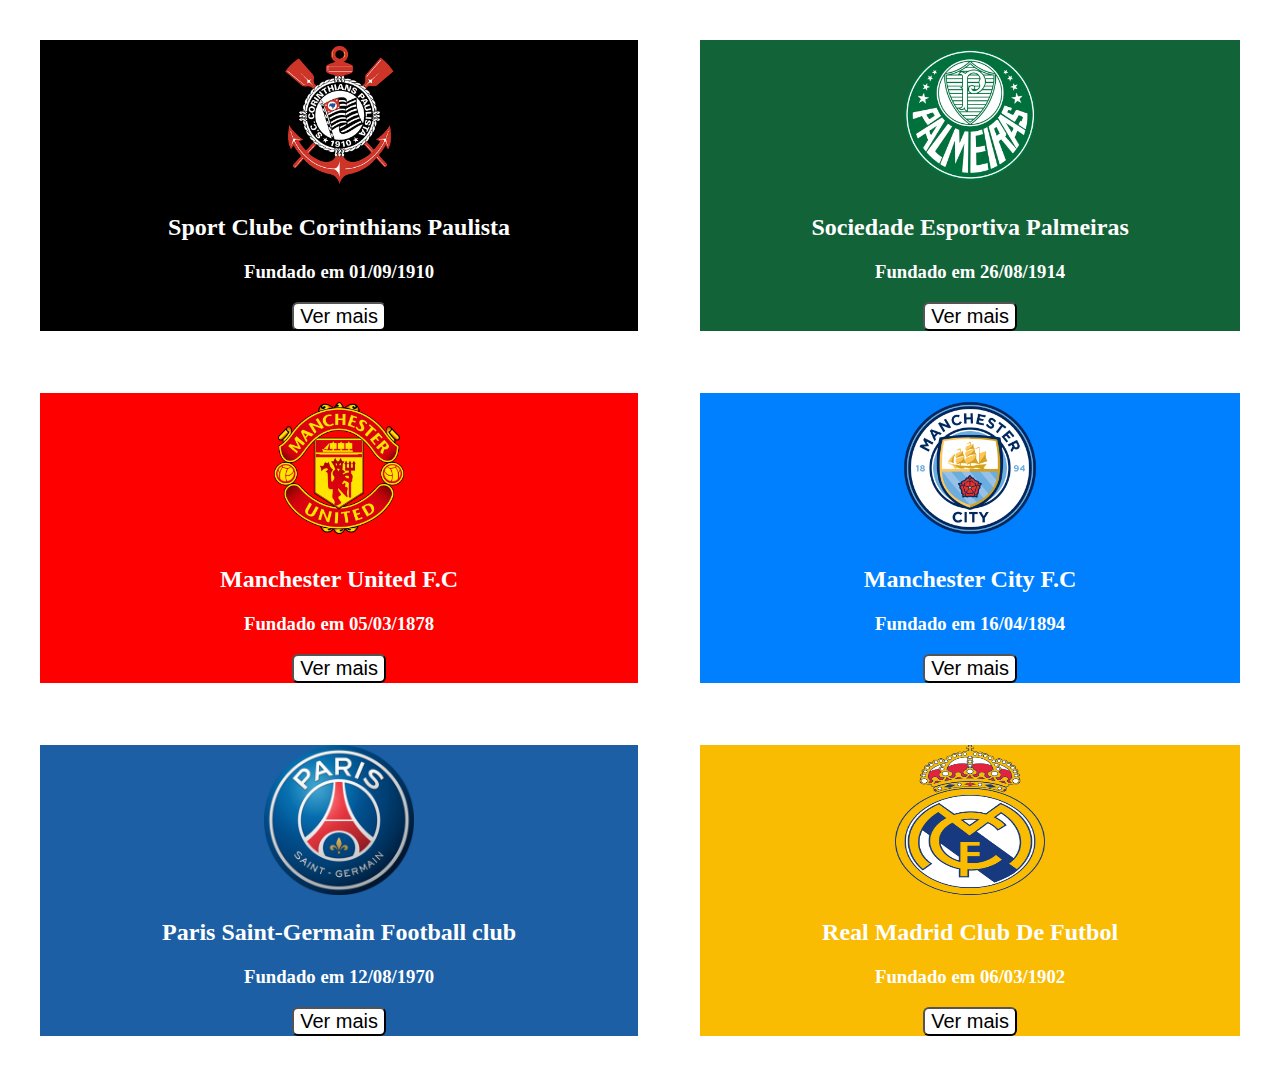
<file: index.html>
<!DOCTYPE html>
<html lang="pt-br" style="height: 100%;">

<head>
    <link rel="stylesheet" href="./css/general.css" >
    <meta charset="UTF-8">
    <meta http-equiv="X-UA-Compatible" content="IE=edge">
    <meta name="viewport" content="width=device-width, initial-scale=1.0">
    <title>Catalogo de times</title>
</head>

<body style="height: 100%;">
    <table style="width: 100%;height: 100%;">
        <tr>
            <td>
                <div class="square-club background-color-corinthians">
                    <img src="./assets/img/corinthians.png" class="img-square">
                    <h2 class="h2-square">Sport Clube Corinthians Paulista</h2>
                    <h3 class="h3-square">Fundado em 01/09/1910</h3>
                    <button class="more-info" id="btnCorinthians">Ver mais</button>

                </div>
            </td>
            <td>
                <div class="square-club background-color-palmeiras">
                    <img src="./assets/img/palmeiras.png" class="img-square">
                    <h2 class="h2-square">Sociedade Esportiva Palmeiras</h2>
                    <h3 class="h3-square">Fundado em 26/08/1914</h3>
                    <button class="more-info" id="btnPalmeiras">Ver mais</button>
                </div>
            </td>
        </tr>
        <tr>
            <td>
                <div class="square-club background-color-man-utd">
                    <img src="./assets/img/man-utd.png" class="img-square">
                    <h2 class="h2-square">Manchester United F.C </h2>
                    <h3 class="h3-square">Fundado em 05/03/1878</h3>
                    <button class="more-info" id="btnManutd">Ver mais</button>

                </div>
            </td>
            <td>
                <div class="square-club background-color-man-city">
                    <img src="./assets/img/man-city.png" class="img-square">
                    <h2 class="h2-square">Manchester City F.C</h2>
                    <h3 class="h3-square">Fundado em 16/04/1894</h3>
                    <button class="more-info" id="btnMancity">Ver mais</button>
                </div>
            </td>
        </tr>
        <tr>
            <td>
                <div class="square-club background-color-psg">
                    <img src="./assets/img/psg.png" class="img-square">
                    <h2 class="h2-square">Paris Saint-Germain Football club</h2>
                    <h3 class="h3-square">Fundado em 12/08/1970</h3>
                    <button class="more-info" id="btnPSG">Ver mais</button>
                </div>
            </td>
            <td>
                <div class="square-club background-color-real-madrid">
                    <img src="./assets/img/real-madrid.png" class="img-square">
                    <h2 class="h2-square">Real Madrid Club De Futbol</h2>
                    <h3 class="h3-square">Fundado em 06/03/1902</h3>
                    <button class="more-info" id="btnRealmadrid">Ver mais</button>
                </div>
            </td>
        </tr>
    </table>
</body>

<script src="./js/index.js" type="text/javascript"></script>
</html>
</file>
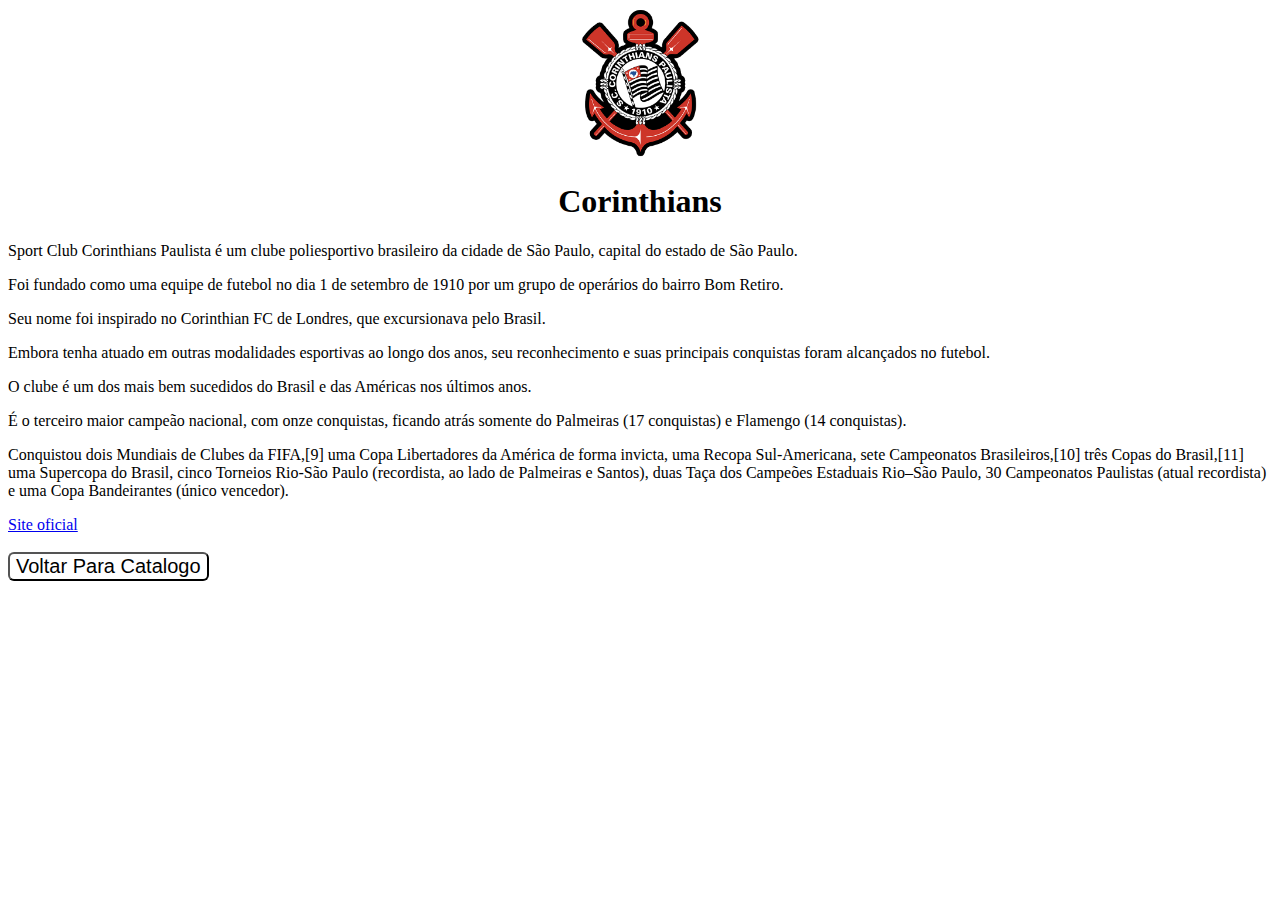
<file: pages/corinthians.html>
<!DOCTYPE html>
<html lang="pt-br">

<head>
    <link rel="stylesheet" href="../css/general.css" >
    <meta charset="UTF-8">
    <meta http-equiv="X-UA-Compatible" content="IE=edge">
    <meta name="viewport" content="width=device-width, initial-scale=1.0">
    <title>Corinthians</title>
</head>

<body>
    <div class="div-img-logo">
        <img src="../assets/img/corinthians.png" class="img-logo">
    </div>
    
    <h1 class="h1-pages">Corinthians</h1>
    <p>Sport Club Corinthians Paulista é um clube poliesportivo brasileiro da cidade de São Paulo, capital do estado de São Paulo.</p><p> Foi fundado como uma equipe de futebol no dia 1 de setembro de 1910 por um grupo de operários do bairro Bom Retiro.</p><p> Seu nome foi inspirado no Corinthian FC de Londres, que excursionava pelo Brasil.</p><p>

        Embora tenha atuado em outras modalidades esportivas ao longo dos anos, seu reconhecimento e suas principais conquistas foram alcançados no futebol.</p><p> O clube é um dos mais bem sucedidos do Brasil e das Américas nos últimos anos.</p><p> É o terceiro maior campeão nacional, com onze conquistas, ficando atrás somente do Palmeiras (17 conquistas) e Flamengo (14 conquistas).</p><p> Conquistou dois Mundiais de Clubes da FIFA,[9] uma Copa Libertadores da América de forma invicta, uma Recopa Sul-Americana, sete Campeonatos Brasileiros,[10] três Copas do Brasil,[11] uma Supercopa do Brasil, cinco Torneios Rio-São Paulo (recordista, ao lado de Palmeiras e Santos), duas Taça dos Campeões Estaduais Rio–São Paulo, 30 Campeonatos Paulistas (atual recordista) e uma Copa Bandeirantes (único vencedor).</p>
    <a href="https://www.corinthians.com.br/" target="_blank"> Site oficial</a>
    <br>
    <br>
    <button class="more-info" id="btnReturnToIndex">Voltar Para Catalogo</button>
    

</body>
<script src="../js/general.js" type="text/javascript"></script>
</html>
</file>
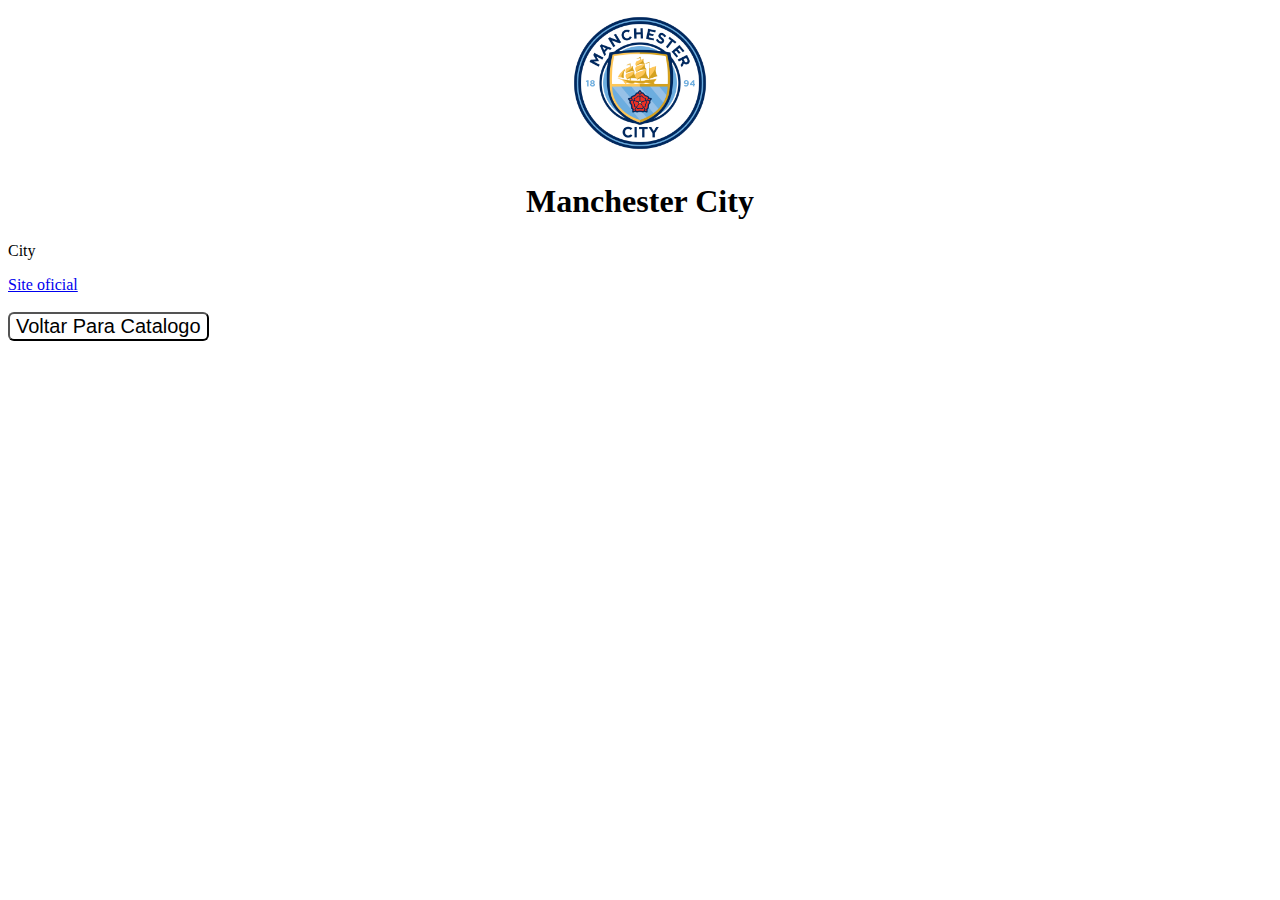
<file: pages/man.city.html>
<!DOCTYPE html>
<html lang="pt-br">

<head>
    <link rel="stylesheet" href="../css/general.css" >
    <meta charset="UTF-8">
    <meta http-equiv="X-UA-Compatible" content="IE=edge">
    <meta name="viewport" content="width=device-width, initial-scale=1.0">
    <title>Manchester City</title>
</head>

<body>
    <div class="div-img-logo">
        <img src="../assets/img/man-city.png" class="img-logo">
    </div>
    <h1 class="h1-pages">Manchester City</h1>
     <p>City</p>
    <a href="https://pt.mancity.com/"target="_blank"> Site oficial</a>
    <br>
    <br>
    <button class="more-info" id="btnReturnToIndex">Voltar Para Catalogo</button>
    
</body>

</html>
</file>
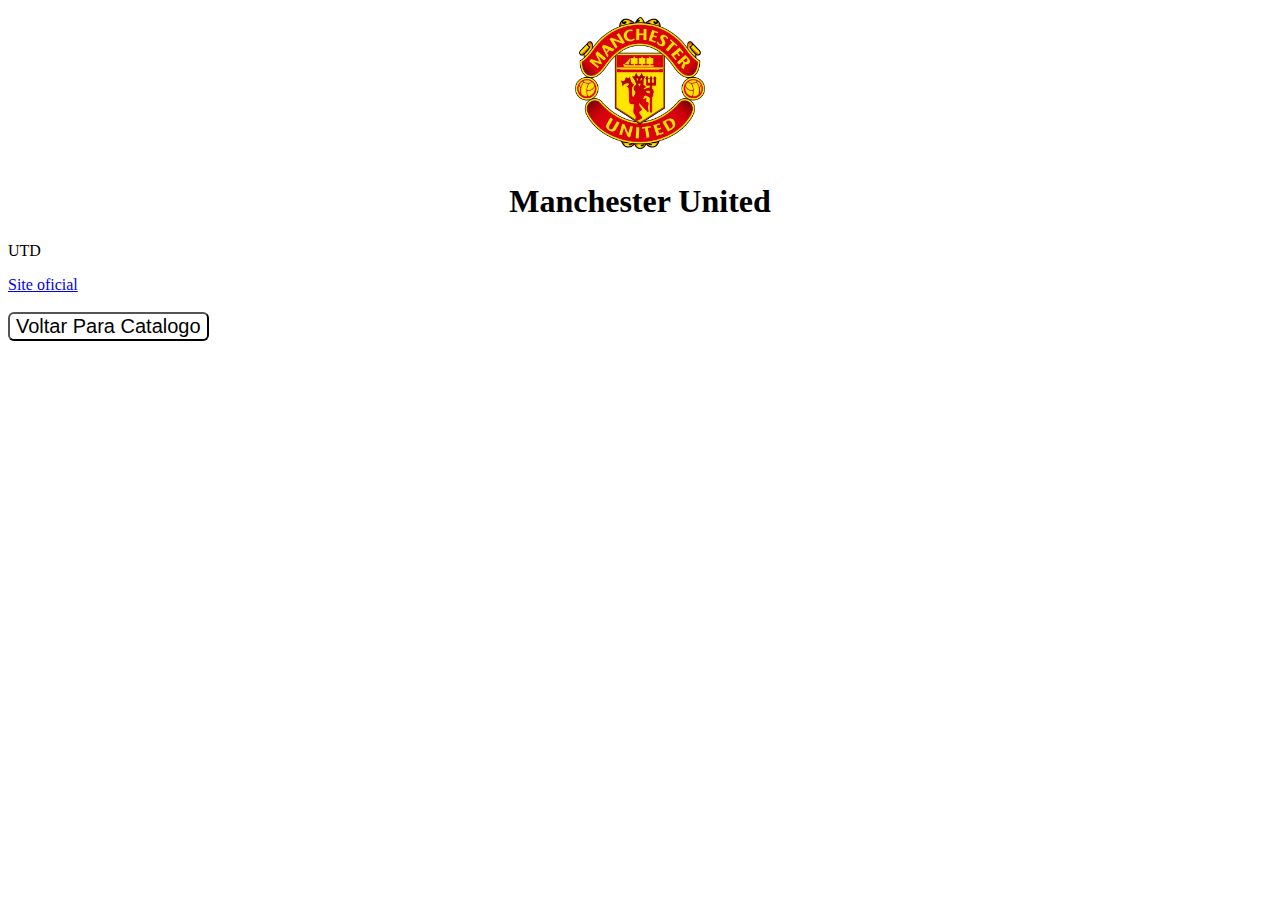
<file: pages/man.utd.html>
<!DOCTYPE html>
<html lang="pt-br">

<head>
    <link rel="stylesheet" href="../css/general.css" >
    <meta charset="UTF-8">
    <meta http-equiv="X-UA-Compatible" content="IE=edge">
    <meta name="viewport" content="width=device-width, initial-scale=1.0">
    <title>Manchester United</title>
</head>

<body>
    <div class="div-img-logo">
        <img src="../assets/img/man-utd.png" class="img-logo">
    </div>
    <h1 class="h1-pages">Manchester United</h1>
    <p>UTD</p>
    <a href="https://www.manutd.com/"target="_blank"> Site oficial</a>
    <br>
    <br>
    <button class="more-info" id="btnReturnToIndex">Voltar Para Catalogo</button>
    
</body>

</html>
</file>
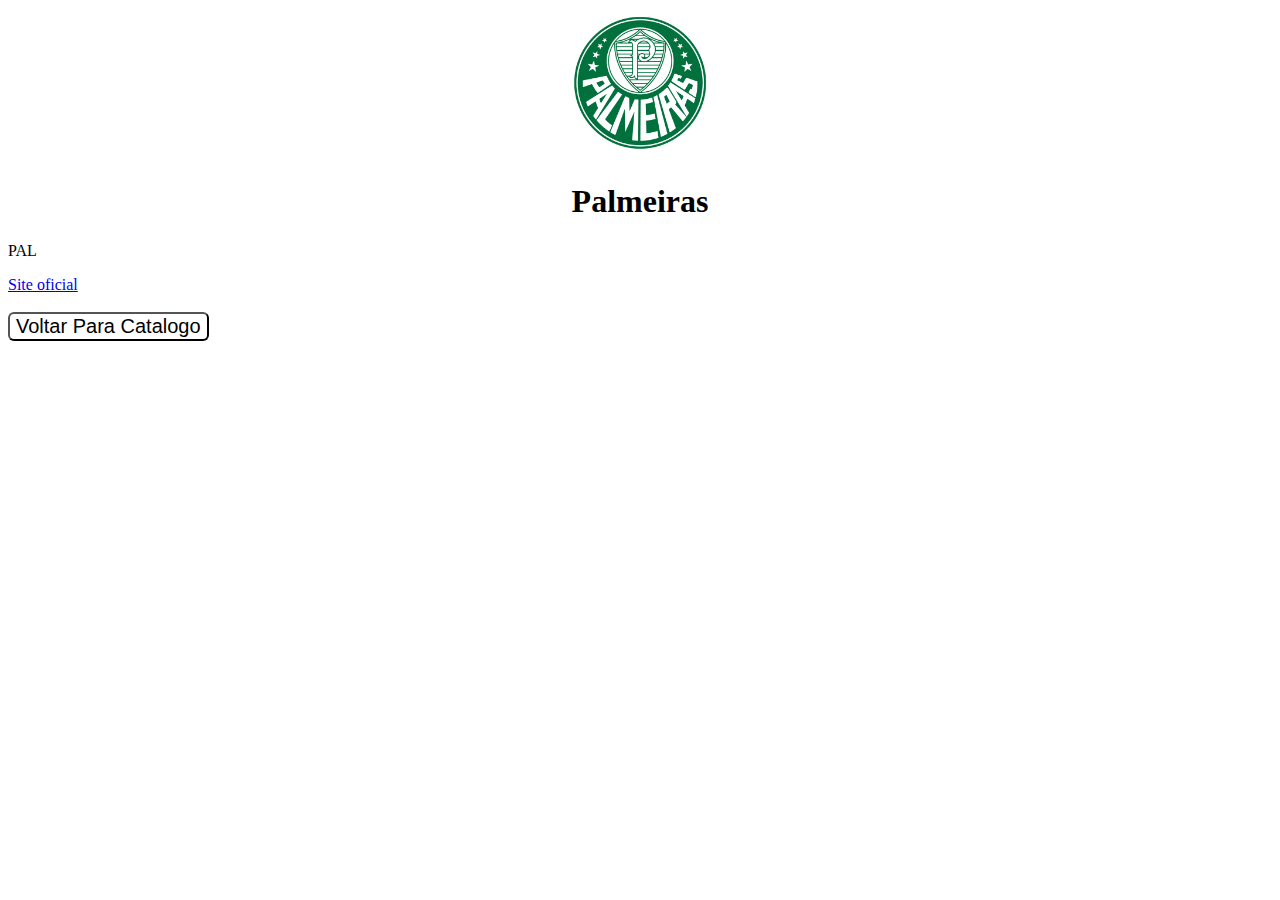
<file: pages/palmeiras.html>
<!DOCTYPE html>
<html lang="pt-br">

<head>
    <link rel="stylesheet" href="../css/general.css" >
    <meta charset="UTF-8">
    <meta http-equiv="X-UA-Compatible" content="IE=edge">
    <meta name="viewport" content="width=device-width, initial-scale=1.0">
    <title>Palmeiras</title>
</head>

<body>
    <div class="div-img-logo">
        <img src="../assets/img/palmeiras.png" class="img-logo">
    </div>
    <h1 class="h1-pages">Palmeiras</h1>
    <p>PAL</p>
    <a href="https://www.palmeiras.com.br/"target="_blank"> Site oficial</a>
    <br>
    <br>
    <button class="more-info" id="btnReturnToIndex">Voltar Para Catalogo</button>
    
</body>

</html>
</file>
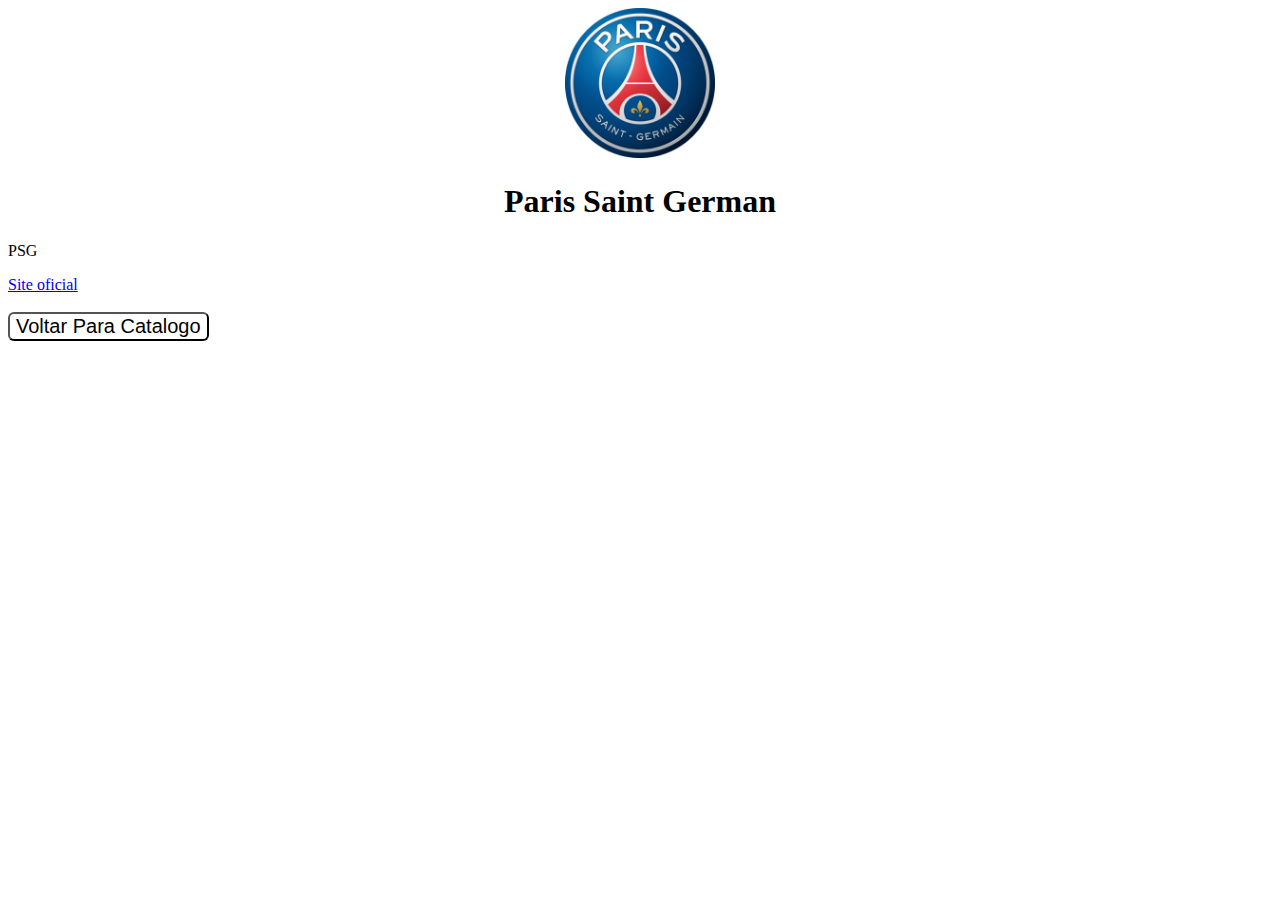
<file: pages/psg.html>
<!DOCTYPE html>
<html lang="pt-br">

<head>
    <link rel="stylesheet" href="../css/general.css" >
    <meta charset="UTF-8">
    <meta http-equiv="X-UA-Compatible" content="IE=edge">
    <meta name="viewport" content="width=device-width, initial-scale=1.0">
    <title>PSG</title>
</head>

<body>
    <div class="div-img-logo">
        <img src="../assets/img/psg.png" class="img-logo">
    </div>
    <h1 class="h1-pages">Paris Saint German</h1>
    <p>PSG</p>
    <a href="https://pt.psg.fr/"target="_blank"> Site oficial</a>
    <br>
    <br>
    <button class="more-info" id="btnReturnToIndex">Voltar Para Catalogo</button>
    
</body>

</html>
</file>
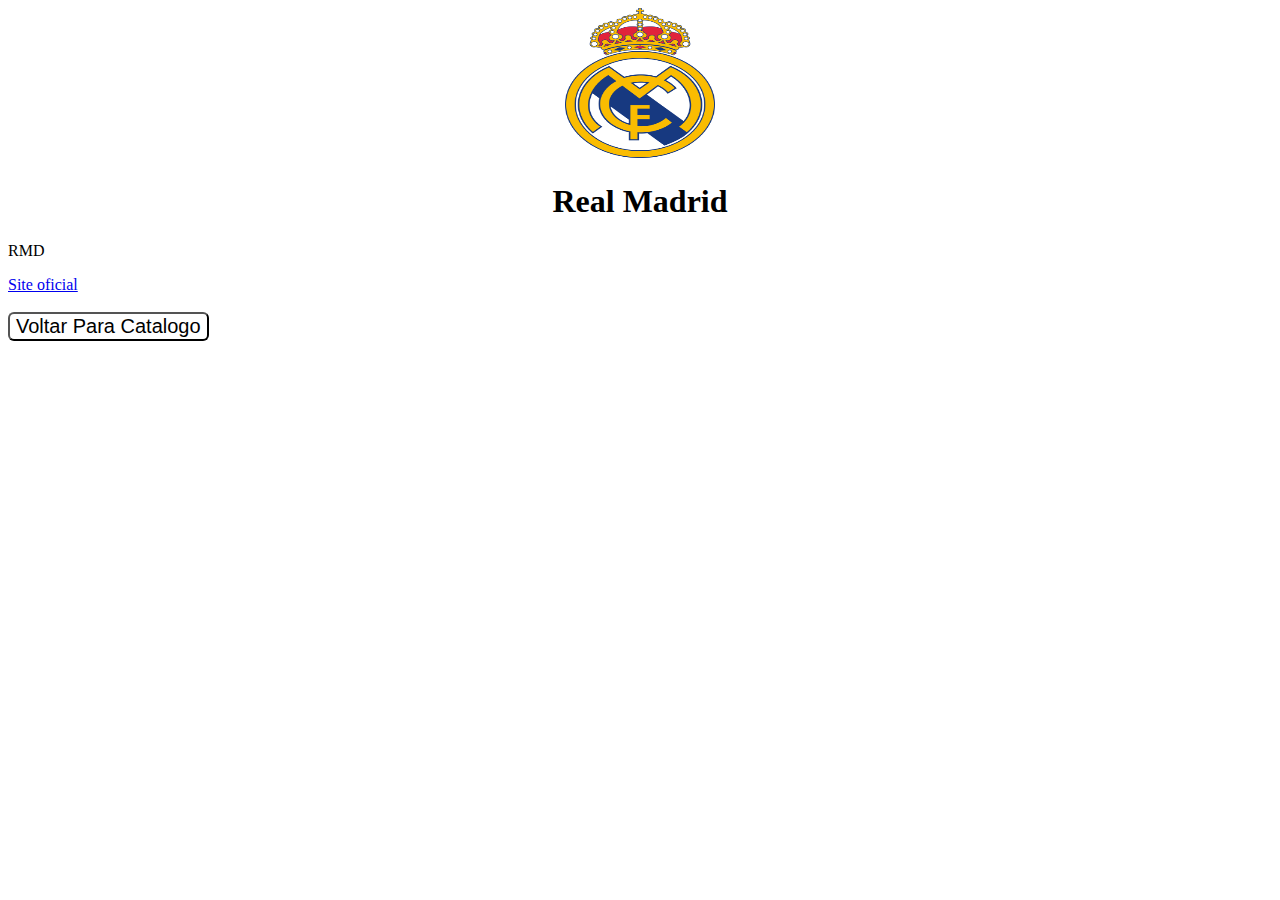
<file: pages/realmadrid.html>
<!DOCTYPE html>
<html lang="pt-br">

<head>
    <link rel="stylesheet" href="../css/general.css" >
    <meta charset="UTF-8">
    <meta http-equiv="X-UA-Compatible" content="IE=edge">
    <meta name="viewport" content="width=device-width, initial-scale=1.0">
    <title>Real Madrid</title>
</head>

<body>
    <div class="div-img-logo">
        <img src="../assets/img/real-madrid.png" class="img-logo">
    </div>
    <h1 class="h1-pages">Real Madrid</h1>
    <p>RMD</p>
    <a href="https://www.realmadrid.com/pt"target="_blank"> Site oficial</a>
    <br>
    <br>
    <button class="more-info" id="btnReturnToIndex">Voltar Para Catalogo</button>
    
</body>

</html>
</file>
<file: css/general.css>
td{
    text-align: center;
    vertical-align: middle;
    padding-left: 30px;
    padding-top: 30px;
    padding-bottom: 30px;
    padding-right: 30px;
}

.square-club{
    height: 100%;
    width: 100%;
    background-color: #555;
}

.background-color-corinthians{
    background-color: black;
}

.background-color-palmeiras{
    background-color: #136338;
}

.background-color-psg{
    background-color:#1c5fa4
}

.background-color-real-madrid{
    background-color:#fabc02
}

.img-square{
    height: 150px;
    width: 150px;
}

.h2-square{
    color: white;
}

.h3-square{
    color: white;
}

.more-info{
    background-color: white;
    color: black;
    font-size: 20px;
    border-radius: 6px;
}

.background-color-man-city{
    background-color: #007fff
}

.background-color-man-utd{
    background-color: red;
}

.h1-pages{
    text-align: center;
}

.img-logo{
    height: 150px;
    width: 150px;
   
}

.div-img-logo{
    text-align: center;
    
}
</file>
